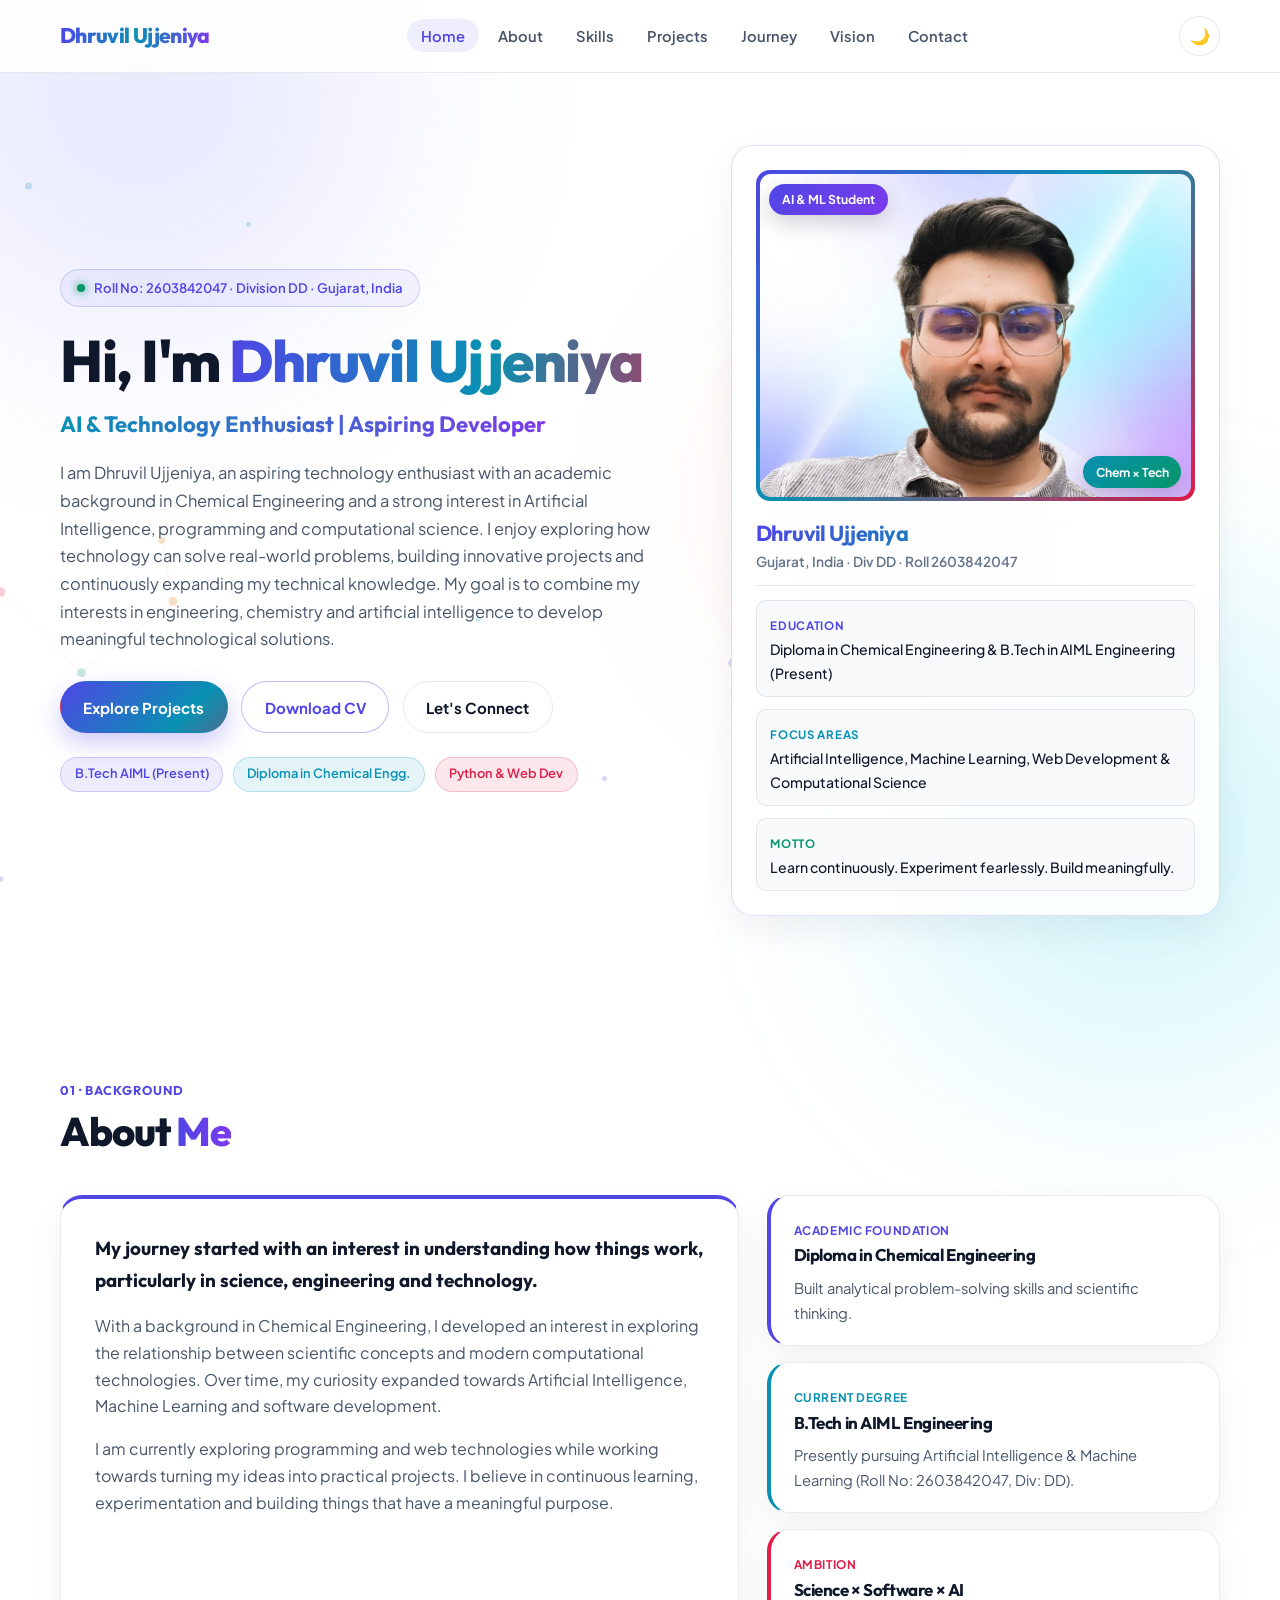
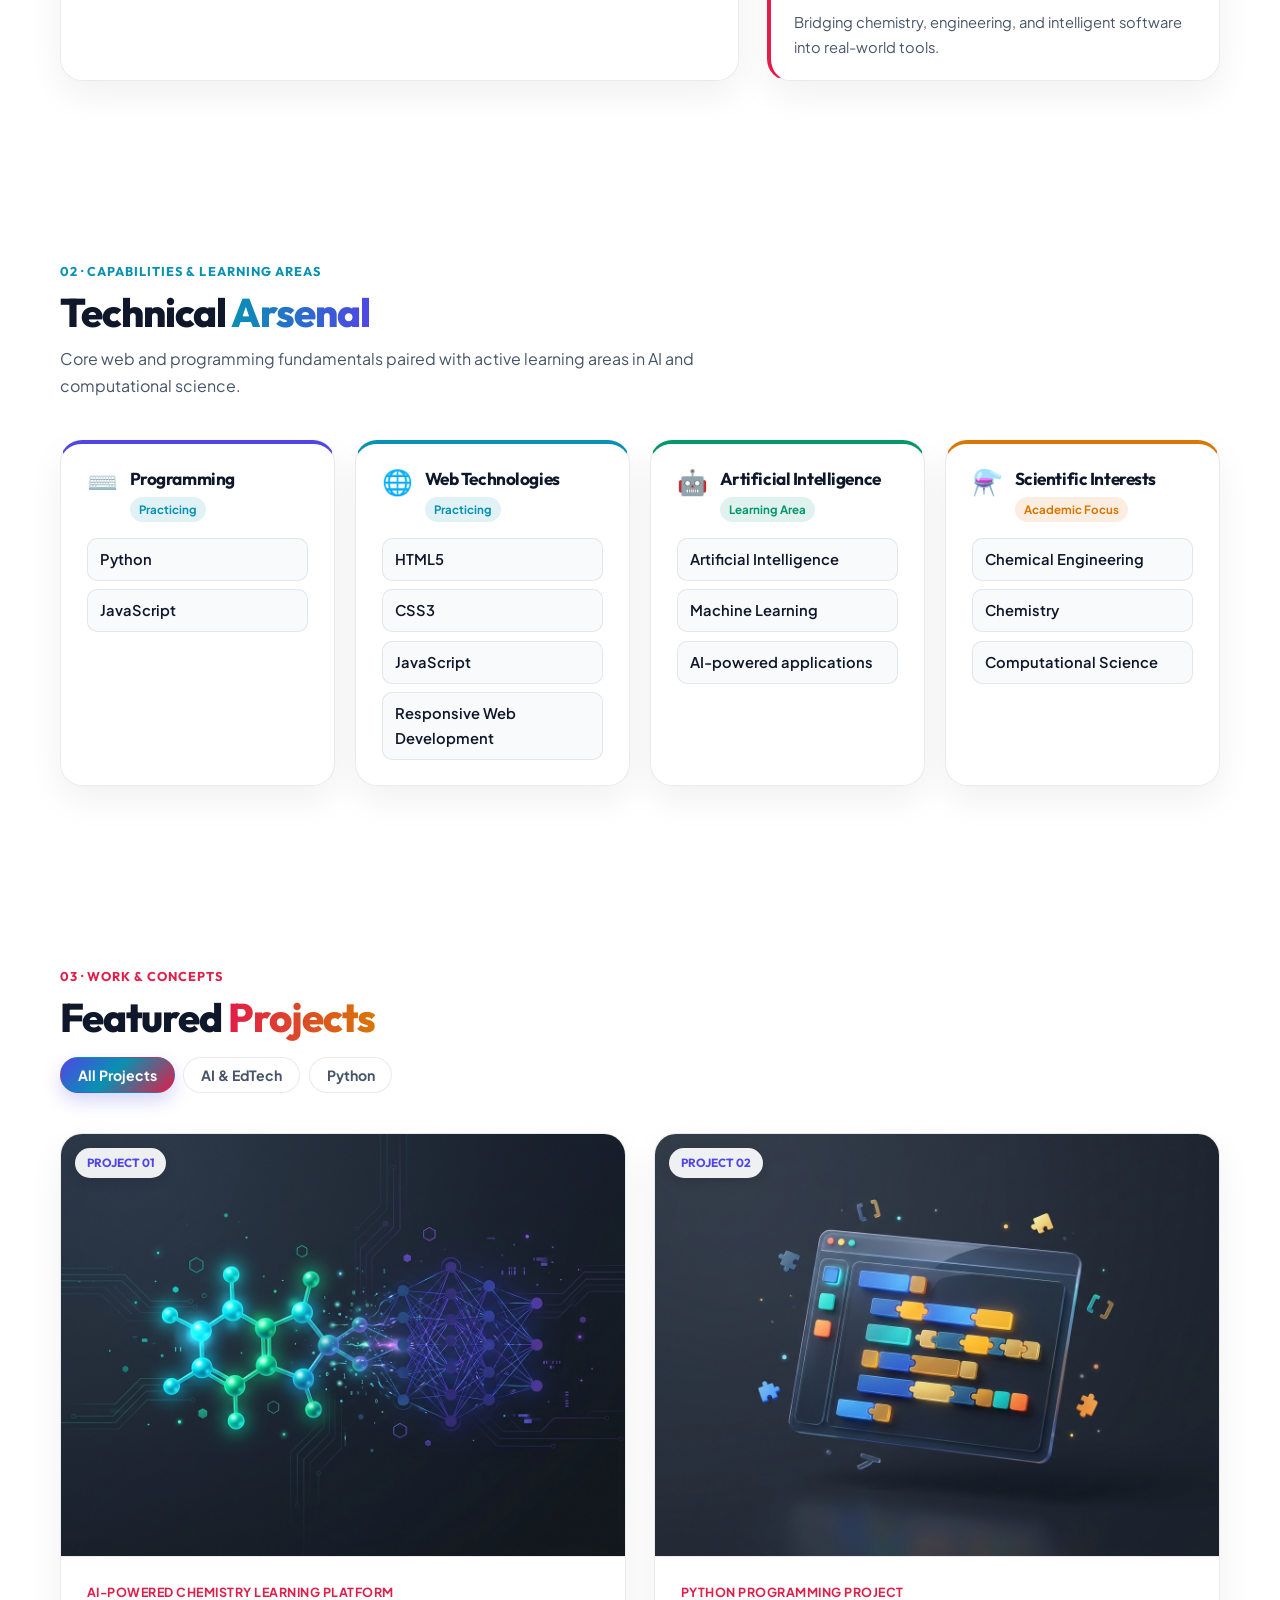
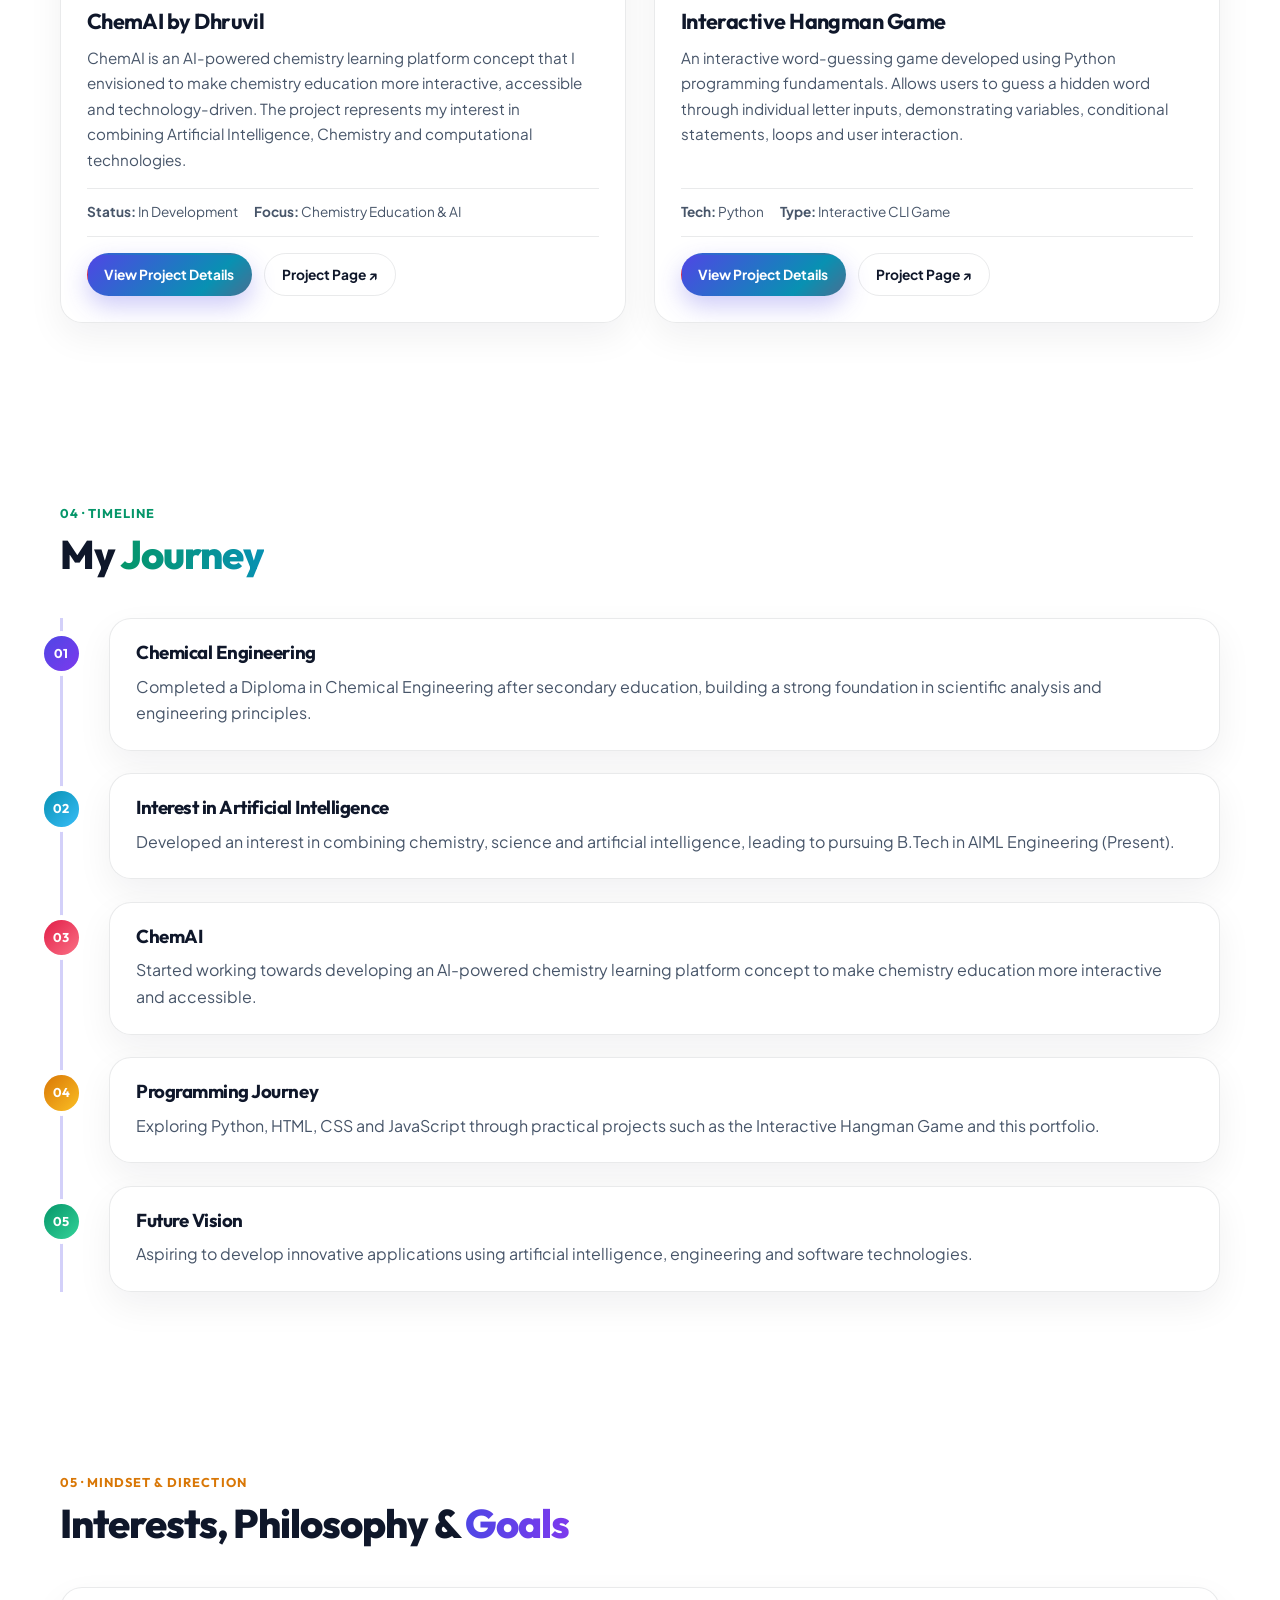
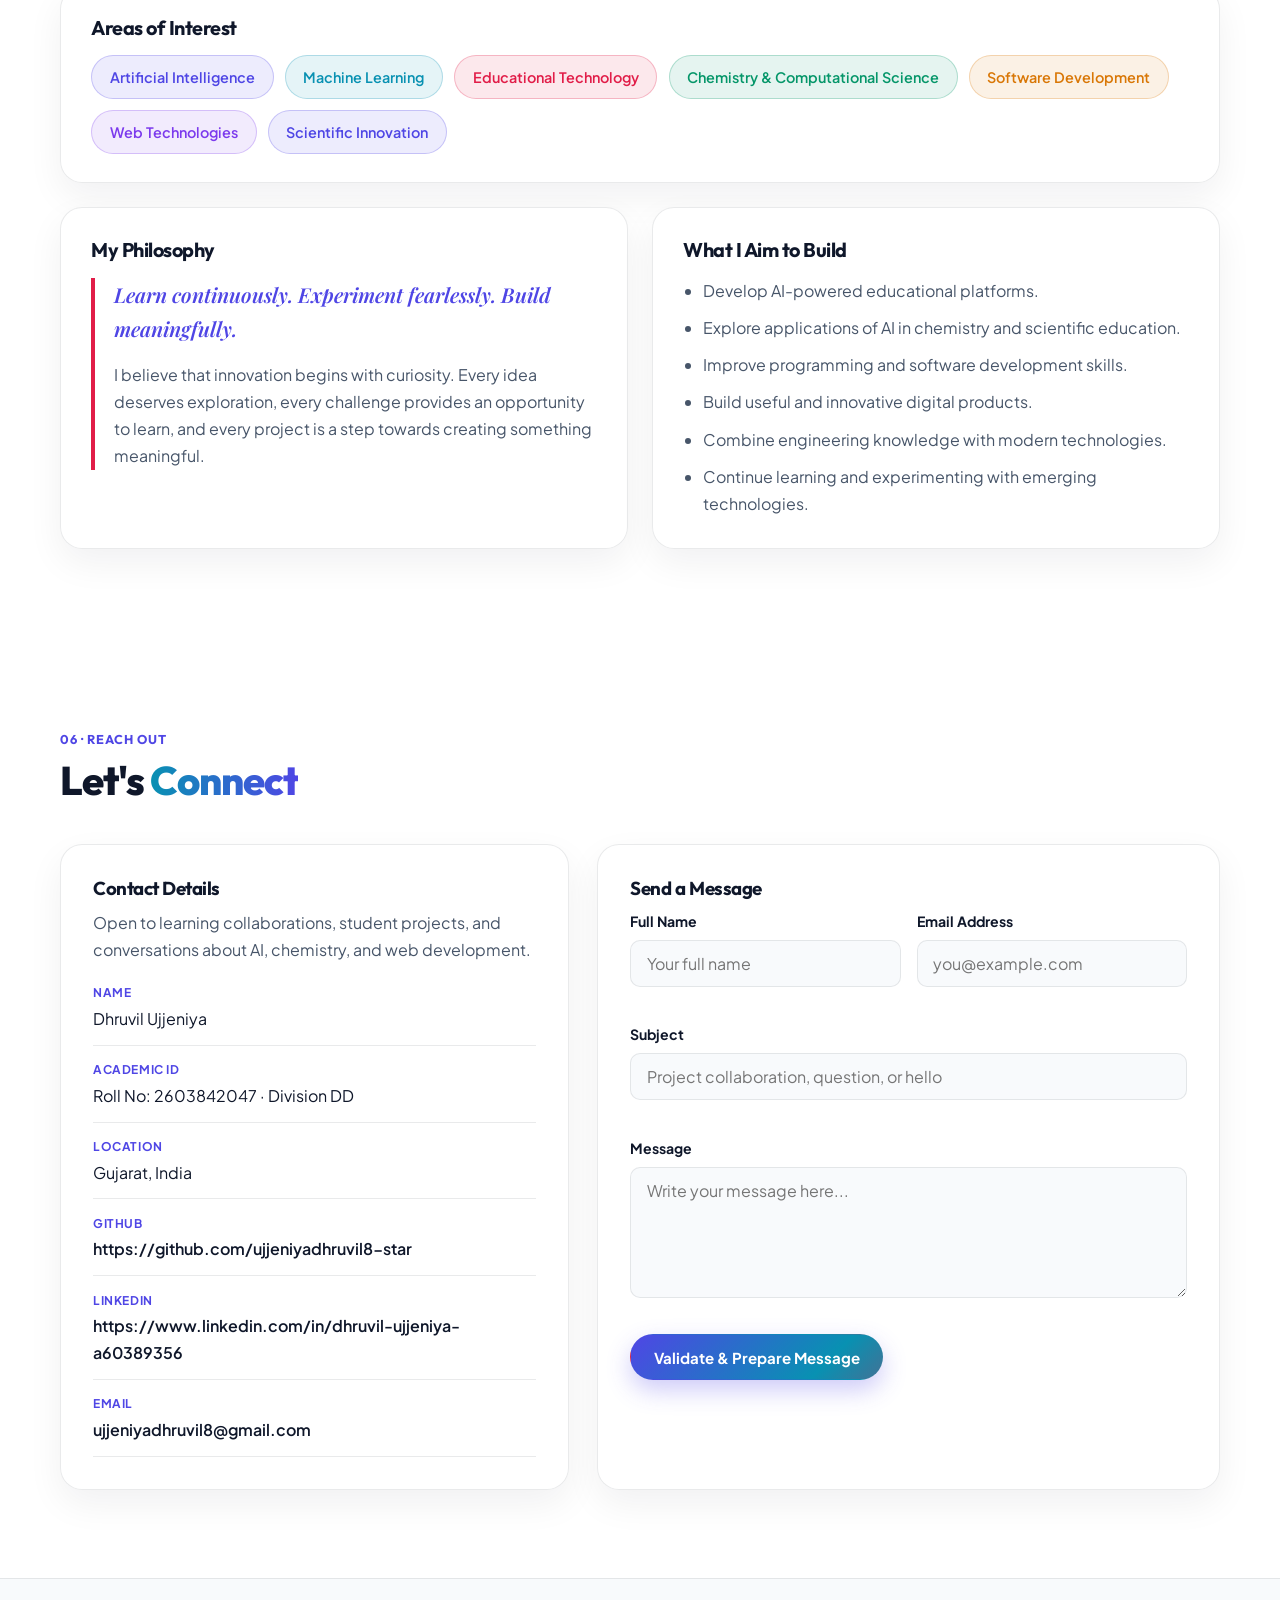
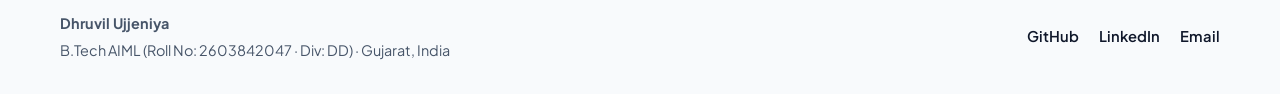
<file: Dhruvil_Portfolio/index.html>
<!DOCTYPE html>
<html lang="en" data-theme="light">
<head>
  <meta charset="UTF-8" />
  <meta name="viewport" content="width=device-width, initial-scale=1.0" />
  <meta name="description" content="Personal Portfolio of Dhruvil Ujjeniya — AI & Technology Enthusiast, Aspiring Developer, Chemical Engineering Diploma holder & B.Tech AIML student." />
  <title>Dhruvil Ujjeniya | AI &amp; Technology Portfolio</title>
  <link rel="preconnect" href="https://fonts.googleapis.com" />
  <link rel="preconnect" href="https://fonts.gstatic.com" crossorigin />
  <link href="https://fonts.googleapis.com/css2?family=Outfit:wght@500;600;700;800&family=Playfair+Display:ital,wght@0,600;1,600&family=Plus+Jakarta+Sans:wght@400;500;600;700&display=swap" rel="stylesheet" />
  <link rel="stylesheet" href="style.css" />
</head>
<body>
  <a class="skip-link" href="#main-content">Skip to main content</a>

  <!-- White-Theme Dynamic Background -->
  <canvas id="bg-canvas" aria-hidden="true"></canvas>
  <div class="ambient-glow ambient-glow--indigo" aria-hidden="true"></div>
  <div class="ambient-glow ambient-glow--cyan" aria-hidden="true"></div>
  <div class="ambient-glow ambient-glow--rose" aria-hidden="true"></div>

  <!-- Header & Navigation (Name Only, No Code Logo) -->
  <header id="site-header">
    <nav id="navbar" class="container nav-container" aria-label="Primary Navigation">
      <a href="#home" class="brand-logo">
        <span class="brand-name gradient-text-brand">Dhruvil Ujjeniya</span>
      </a>

      <ul class="nav-links" id="nav-links">
        <li><a href="#home" class="nav-link active" data-section="home">Home</a></li>
        <li><a href="#about" class="nav-link" data-section="about">About</a></li>
        <li><a href="#skills" class="nav-link" data-section="skills">Skills</a></li>
        <li><a href="#projects" class="nav-link" data-section="projects">Projects</a></li>
        <li><a href="#journey" class="nav-link" data-section="journey">Journey</a></li>
        <li><a href="#interests" class="nav-link" data-section="interests">Vision</a></li>
        <li><a href="#contact" class="nav-link" data-section="contact">Contact</a></li>
      </ul>

      <div class="nav-actions">
        <button id="theme-toggle" class="icon-btn" type="button" aria-label="Toggle light or dark theme" title="Toggle theme">
          <span class="theme-icon theme-icon--sun" aria-hidden="true">☀️</span>
          <span class="theme-icon theme-icon--moon" aria-hidden="true">🌙</span>
        </button>
        <button id="menu-toggle" class="icon-btn menu-toggle" type="button" aria-label="Open navigation menu" aria-expanded="false" aria-controls="nav-links">
          <span class="hamburger-line"></span>
          <span class="hamburger-line"></span>
          <span class="hamburger-line"></span>
        </button>
      </div>
    </nav>
  </header>

  <main id="main-content">
    <!-- Hero / Home Section -->
    <section id="home" class="hero-section">
      <div class="container hero-grid">
        <div class="hero-content reveal">
          <div class="status-pill">
            <span class="status-dot" aria-hidden="true"></span>
            <span data-bind="metaLine">Roll No: 2603842047 · Division DD · Gujarat, India</span>
          </div>

          <h1 class="hero-title">
            Hi, I'm <span class="gradient-text-animated" data-bind="fullName">Dhruvil Ujjeniya</span>
          </h1>

          <p class="hero-subtitle">
            <span class="subtitle-accent" data-bind="title">AI &amp; Technology Enthusiast | Aspiring Developer</span>
          </p>

          <p class="hero-intro" data-bind="intro">
            I am Dhruvil Ujjeniya, an aspiring technology enthusiast with an academic background in Chemical Engineering and a strong interest in Artificial Intelligence, programming and computational science. I enjoy exploring how technology can solve real-world problems, building innovative projects and continuously expanding my technical knowledge. My goal is to combine my interests in engineering, chemistry and artificial intelligence to develop meaningful technological solutions.
          </p>

          <div class="hero-cta">
            <a href="#projects" class="btn btn-primary">Explore Projects</a>
            <button id="download-cv-btn" type="button" class="btn btn-secondary">Download CV</button>
            <a href="#contact" class="btn btn-ghost">Let's Connect</a>
          </div>

          <div class="hero-tags" aria-label="Core focus areas">
            <span class="mini-tag mini-tag--indigo">B.Tech AIML (Present)</span>
            <span class="mini-tag mini-tag--cyan">Diploma in Chemical Engg.</span>
            <span class="mini-tag mini-tag--rose">Python &amp; Web Dev</span>
          </div>
        </div>

        <!-- Stylish Regular-Text Profile & Portrait Card -->
        <aside class="hero-visual reveal" aria-label="Profile overview">
          <div class="profile-card glass-card">
            <div class="profile-portrait-wrap">
              <img src="images/dhruvil-portrait.jpg" alt="Portrait of Dhruvil Ujjeniya" class="profile-portrait" width="896" height="1200" />
              <span class="floating-badge floating-badge--top">AI &amp; ML Student</span>
              <span class="floating-badge floating-badge--bottom">Chem × Tech</span>
            </div>

            <div class="profile-details">
              <div class="profile-head">
                <h2 class="profile-name">Dhruvil Ujjeniya</h2>
                <p class="profile-role">Gujarat, India · Div DD · Roll 2603842047</p>
              </div>

              <div class="profile-info-grid">
                <div class="profile-info-item">
                  <span class="info-label info-label--indigo">Education</span>
                  <p class="info-value">Diploma in Chemical Engineering &amp; B.Tech in AIML Engineering (Present)</p>
                </div>
                <div class="profile-info-item">
                  <span class="info-label info-label--cyan">Focus Areas</span>
                  <p class="info-value">Artificial Intelligence, Machine Learning, Web Development &amp; Computational Science</p>
                </div>
                <div class="profile-info-item">
                  <span class="info-label info-label--emerald">Motto</span>
                  <p class="info-value">Learn continuously. Experiment fearlessly. Build meaningfully.</p>
                </div>
              </div>
            </div>
          </div>
        </aside>
      </div>
    </section>

    <!-- About Me Section -->
    <section id="about" class="section">
      <div class="container">
        <div class="section-header reveal">
          <span class="section-kicker kicker--indigo">01 · BACKGROUND</span>
          <h2 class="section-title">About <span class="text-gradient-indigo">Me</span></h2>
        </div>

        <div class="about-grid">
          <div class="about-card glass-card reveal">
            <p class="about-lead">
              My journey started with an interest in understanding how things work, particularly in science, engineering and technology.
            </p>
            <p>
              With a background in Chemical Engineering, I developed an interest in exploring the relationship between scientific concepts and modern computational technologies. Over time, my curiosity expanded towards Artificial Intelligence, Machine Learning and software development.
            </p>
            <p>
              I am currently exploring programming and web technologies while working towards turning my ideas into practical projects. I believe in continuous learning, experimentation and building things that have a meaningful purpose.
            </p>
          </div>

          <div class="about-highlights reveal">
            <div class="highlight-item glass-card highlight--indigo">
              <span class="highlight-label label--indigo">Academic Foundation</span>
              <h3>Diploma in Chemical Engineering</h3>
              <p>Built analytical problem-solving skills and scientific thinking.</p>
            </div>
            <div class="highlight-item glass-card highlight--cyan">
              <span class="highlight-label label--cyan">Current Degree</span>
              <h3>B.Tech in AIML Engineering</h3>
              <p>Presently pursuing Artificial Intelligence &amp; Machine Learning (Roll No: 2603842047, Div: DD).</p>
            </div>
            <div class="highlight-item glass-card highlight--rose">
              <span class="highlight-label label--rose">Ambition</span>
              <h3>Science × Software × AI</h3>
              <p>Bridging chemistry, engineering, and intelligent software into real-world tools.</p>
            </div>
          </div>
        </div>
      </div>
    </section>

    <!-- Technical Arsenal / Skills Section -->
    <section id="skills" class="section">
      <div class="container">
        <div class="section-header reveal">
          <span class="section-kicker kicker--cyan">02 · CAPABILITIES &amp; LEARNING AREAS</span>
          <h2 class="section-title">Technical <span class="text-gradient-cyan">Arsenal</span></h2>
          <p class="section-desc">Core web and programming fundamentals paired with active learning areas in AI and computational science.</p>
        </div>

        <div class="skills-grid" id="skills-grid">
          <article class="skill-card glass-card reveal" data-accent="indigo">
            <div class="skill-card-head">
              <span class="skill-icon" aria-hidden="true">⌨️</span>
              <div>
                <h3>Programming</h3>
                <span class="skill-badge skill-badge--active">Practicing</span>
              </div>
            </div>
            <ul class="skill-list">
              <li>Python</li>
              <li>JavaScript</li>
            </ul>
          </article>

          <article class="skill-card glass-card reveal" data-accent="cyan">
            <div class="skill-card-head">
              <span class="skill-icon" aria-hidden="true">🌐</span>
              <div>
                <h3>Web Technologies</h3>
                <span class="skill-badge skill-badge--active">Practicing</span>
              </div>
            </div>
            <ul class="skill-list">
              <li>HTML5</li>
              <li>CSS3</li>
              <li>JavaScript</li>
              <li>Responsive Web Development</li>
            </ul>
          </article>

          <article class="skill-card glass-card reveal" data-accent="emerald">
            <div class="skill-card-head">
              <span class="skill-icon" aria-hidden="true">🤖</span>
              <div>
                <h3>Artificial Intelligence</h3>
                <span class="skill-badge skill-badge--learning">Learning Area</span>
              </div>
            </div>
            <ul class="skill-list">
              <li>Artificial Intelligence</li>
              <li>Machine Learning</li>
              <li>AI-powered applications</li>
            </ul>
          </article>

          <article class="skill-card glass-card reveal" data-accent="amber">
            <div class="skill-card-head">
              <span class="skill-icon" aria-hidden="true">⚗️</span>
              <div>
                <h3>Scientific Interests</h3>
                <span class="skill-badge skill-badge--domain">Academic Focus</span>
              </div>
            </div>
            <ul class="skill-list">
              <li>Chemical Engineering</li>
              <li>Chemistry</li>
              <li>Computational Science</li>
            </ul>
          </article>
        </div>
      </div>
    </section>

    <!-- Featured Projects Section -->
    <section id="projects" class="section">
      <div class="container">
        <div class="section-header reveal">
          <span class="section-kicker kicker--rose">03 · WORK &amp; CONCEPTS</span>
          <h2 class="section-title">Featured <span class="text-gradient-rose">Projects</span></h2>
          <div class="project-filters" role="group" aria-label="Filter projects by category">
            <button type="button" class="filter-btn active" data-filter="all">All Projects</button>
            <button type="button" class="filter-btn" data-filter="ai-edtech">AI &amp; EdTech</button>
            <button type="button" class="filter-btn" data-filter="python">Python</button>
          </div>
        </div>

        <div class="projects-grid" id="projects-grid">
          <!-- Project 01 -->
          <article class="project-card glass-card reveal" data-category="ai-edtech" data-project-id="chemai">
            <div class="project-media">
              <img src="images/chemai-preview.jpg" alt="Abstract illustration of a glowing chemical molecule connected to an AI neural network representing ChemAI" loading="lazy" width="1200" height="896" />
              <span class="project-num">PROJECT 01</span>
            </div>
            <div class="project-body">
              <span class="project-category">AI-powered Chemistry Learning Platform</span>
              <h3 class="project-title">ChemAI by Dhruvil</h3>
              <p class="project-desc">
                ChemAI is an AI-powered chemistry learning platform concept that I envisioned to make chemistry education more interactive, accessible and technology-driven. The project represents my interest in combining Artificial Intelligence, Chemistry and computational technologies.
              </p>
              <div class="project-meta">
                <span><strong>Status:</strong> In Development</span>
                <span><strong>Focus:</strong> Chemistry Education &amp; AI</span>
              </div>
              <div class="project-actions">
                <button type="button" class="btn btn-primary btn-sm view-project-btn" data-project-id="chemai">View Project Details</button>
                <a href="projects/chemai.html" class="btn btn-ghost btn-sm project-ext-link" data-project-link="chemai">Project Page ↗</a>
              </div>
            </div>
          </article>

          <!-- Project 02 -->
          <article class="project-card glass-card reveal" data-category="python" data-project-id="hangman">
            <div class="project-media">
              <img src="images/hangman-preview.jpg" alt="Minimalist code editor window with colorful Python-inspired blocks representing Interactive Hangman Game" loading="lazy" width="1200" height="896" />
              <span class="project-num">PROJECT 02</span>
            </div>
            <div class="project-body">
              <span class="project-category">Python Programming Project</span>
              <h3 class="project-title">Interactive Hangman Game</h3>
              <p class="project-desc">
                An interactive word-guessing game developed using Python programming fundamentals. Allows users to guess a hidden word through individual letter inputs, demonstrating variables, conditional statements, loops and user interaction.
              </p>
              <div class="project-meta">
                <span><strong>Tech:</strong> Python</span>
                <span><strong>Type:</strong> Interactive CLI Game</span>
              </div>
              <div class="project-actions">
                <button type="button" class="btn btn-primary btn-sm view-project-btn" data-project-id="hangman">View Project Details</button>
                <a href="projects/hangman.html" class="btn btn-ghost btn-sm project-ext-link" data-project-link="hangman">Project Page ↗</a>
              </div>
            </div>
          </article>
        </div>
      </div>
    </section>

    <!-- Educational Journey Section -->
    <section id="journey" class="section">
      <div class="container">
        <div class="section-header reveal">
          <span class="section-kicker kicker--emerald">04 · TIMELINE</span>
          <h2 class="section-title">My <span class="text-gradient-emerald">Journey</span></h2>
        </div>

        <ol class="timeline">
          <li class="timeline-item reveal">
            <div class="timeline-marker marker--indigo" aria-hidden="true">01</div>
            <div class="timeline-content glass-card">
              <h3>Chemical Engineering</h3>
              <p>Completed a Diploma in Chemical Engineering after secondary education, building a strong foundation in scientific analysis and engineering principles.</p>
            </div>
          </li>
          <li class="timeline-item reveal">
            <div class="timeline-marker marker--cyan" aria-hidden="true">02</div>
            <div class="timeline-content glass-card">
              <h3>Interest in Artificial Intelligence</h3>
              <p>Developed an interest in combining chemistry, science and artificial intelligence, leading to pursuing B.Tech in AIML Engineering (Present).</p>
            </div>
          </li>
          <li class="timeline-item reveal">
            <div class="timeline-marker marker--rose" aria-hidden="true">03</div>
            <div class="timeline-content glass-card">
              <h3>ChemAI</h3>
              <p>Started working towards developing an AI-powered chemistry learning platform concept to make chemistry education more interactive and accessible.</p>
            </div>
          </li>
          <li class="timeline-item reveal">
            <div class="timeline-marker marker--amber" aria-hidden="true">04</div>
            <div class="timeline-content glass-card">
              <h3>Programming Journey</h3>
              <p>Exploring Python, HTML, CSS and JavaScript through practical projects such as the Interactive Hangman Game and this portfolio.</p>
            </div>
          </li>
          <li class="timeline-item reveal">
            <div class="timeline-marker marker--emerald" aria-hidden="true">05</div>
            <div class="timeline-content glass-card">
              <h3>Future Vision</h3>
              <p>Aspiring to develop innovative applications using artificial intelligence, engineering and software technologies.</p>
            </div>
          </li>
        </ol>
      </div>
    </section>

    <!-- Interests, Philosophy & Future Goals -->
    <section id="interests" class="section">
      <div class="container">
        <div class="section-header reveal">
          <span class="section-kicker kicker--amber">05 · MINDSET &amp; DIRECTION</span>
          <h2 class="section-title">Interests, Philosophy &amp; <span class="text-gradient-indigo">Goals</span></h2>
        </div>

        <div class="interests-wrap glass-card reveal">
          <h3 class="subsection-title">Areas of Interest</h3>
          <div class="interest-pills">
            <span class="interest-pill pill--indigo">Artificial Intelligence</span>
            <span class="interest-pill pill--cyan">Machine Learning</span>
            <span class="interest-pill pill--rose">Educational Technology</span>
            <span class="interest-pill pill--emerald">Chemistry &amp; Computational Science</span>
            <span class="interest-pill pill--amber">Software Development</span>
            <span class="interest-pill pill--violet">Web Technologies</span>
            <span class="interest-pill pill--indigo">Scientific Innovation</span>
          </div>
        </div>

        <div class="vision-grid">
          <article class="philosophy-card glass-card reveal">
            <h3 class="subsection-title">My Philosophy</h3>
            <blockquote class="philosophy-quote">
              <p class="philosophy-mantra">Learn continuously. Experiment fearlessly. Build meaningfully.</p>
              <p>
                I believe that innovation begins with curiosity. Every idea deserves exploration, every challenge provides an opportunity to learn, and every project is a step towards creating something meaningful.
              </p>
            </blockquote>
          </article>

          <article class="goals-card glass-card reveal">
            <h3 class="subsection-title">What I Aim to Build</h3>
            <ul class="goals-list">
              <li>Develop AI-powered educational platforms.</li>
              <li>Explore applications of AI in chemistry and scientific education.</li>
              <li>Improve programming and software development skills.</li>
              <li>Build useful and innovative digital products.</li>
              <li>Combine engineering knowledge with modern technologies.</li>
              <li>Continue learning and experimenting with emerging technologies.</li>
            </ul>
          </article>
        </div>
      </div>
    </section>

    <!-- Contact Section -->
    <section id="contact" class="section">
      <div class="container">
        <div class="section-header reveal">
          <span class="section-kicker kicker--indigo">06 · REACH OUT</span>
          <h2 class="section-title">Let's <span class="text-gradient-cyan">Connect</span></h2>
        </div>

        <div class="contact-grid">
          <div class="contact-info glass-card reveal">
            <h3>Contact Details</h3>
            <p class="contact-lead">Open to learning collaborations, student projects, and conversations about AI, chemistry, and web development.</p>

            <ul class="contact-list">
              <li>
                <span class="contact-label">Name</span>
                <span class="contact-val" data-bind="fullName">Dhruvil Ujjeniya</span>
              </li>
              <li>
                <span class="contact-label">Academic ID</span>
                <span class="contact-val">Roll No: 2603842047 · Division DD</span>
              </li>
              <li>
                <span class="contact-label">Location</span>
                <span class="contact-val">Gujarat, India</span>
              </li>
              <li>
                <span class="contact-label">GitHub</span>
                <a id="github-link" class="contact-link" href="https://github.com/ujjeniyadhruvil8-star" target="_blank" rel="noopener noreferrer" data-social="github">https://github.com/ujjeniyadhruvil8-star</a>
              </li>
              <li>
                <span class="contact-label">LinkedIn</span>
                <a id="linkedin-link" class="contact-link" href="https://www.linkedin.com/in/dhruvil-ujjeniya-a60389356" target="_blank" rel="noopener noreferrer" data-social="linkedin">linkedin.com/in/dhruvil-ujjeniya-a60389356</a>
              </li>
              <li>
                <span class="contact-label">Email</span>
                <a id="email-link" class="contact-link" href="mailto:ujjeniyadhruvil8@gmail.com" data-social="email">ujjeniyadhruvil8@gmail.com</a>
              </li>
            </ul>
          </div>

          <form id="contact-form" class="contact-form glass-card reveal" novalidate>
            <h3>Send a Message</h3>
            <div class="form-row">
              <div class="form-group">
                <label for="full-name">Full Name</label>
                <input type="text" id="full-name" name="fullName" placeholder="Your full name" required autocomplete="name" />
                <span class="field-error" id="error-full-name" aria-live="polite"></span>
              </div>
              <div class="form-group">
                <label for="email-address">Email Address</label>
                <input type="email" id="email-address" name="email" placeholder="you@example.com" required autocomplete="email" />
                <span class="field-error" id="error-email-address" aria-live="polite"></span>
              </div>
            </div>

            <div class="form-group">
              <label for="subject">Subject</label>
              <input type="text" id="subject" name="subject" placeholder="Project collaboration, question, or hello" required />
              <span class="field-error" id="error-subject" aria-live="polite"></span>
            </div>

            <div class="form-group">
              <label for="message">Message</label>
              <textarea id="message" name="message" rows="5" placeholder="Write your message here..." required></textarea>
              <span class="field-error" id="error-message" aria-live="polite"></span>
            </div>

            <div class="form-actions">
              <button type="submit" class="btn btn-primary">Validate &amp; Prepare Message</button>
            </div>
            <div id="form-status" class="form-status" role="status" aria-live="polite"></div>
          </form>
        </div>
      </div>
    </section>
  </main>

  <!-- Footer -->
  <footer id="site-footer">
    <div class="container footer-inner">
      <div class="footer-brand">
        <strong>Dhruvil Ujjeniya</strong>
        <span>B.Tech AIML (Roll No: 2603842047 · Div: DD) · Gujarat, India</span>
      </div>
      <nav class="footer-social" aria-label="Social media navigation">
        <a href="#contact" data-social="github">GitHub</a>
        <a href="#contact" data-social="linkedin">LinkedIn</a>
        <a href="#contact" data-social="email">Email</a>
      </nav>
    </div>
  </footer>

  <!-- Back to Top Button -->
  <button id="back-to-top" type="button" aria-label="Back to top" title="Back to top">↑</button>

  <!-- Project Detail Modal -->
  <div id="project-modal" class="modal" role="dialog" aria-modal="true" aria-labelledby="modal-title" hidden>
    <div class="modal-backdrop" id="modal-backdrop"></div>
    <div class="modal-dialog glass-card">
      <button type="button" id="modal-close" class="modal-close" aria-label="Close project details">✕</button>
      <span class="section-kicker" id="modal-category"></span>
      <h2 id="modal-title"></h2>
      <p id="modal-description"></p>
      <div id="modal-details" class="modal-details"></div>
      <div id="modal-features-wrap" class="modal-features-wrap" hidden>
        <h4>Key Features</h4>
        <ul id="modal-features"></ul>
      </div>
      <div class="modal-footer">
        <a id="modal-repo-link" href="#projects" class="btn btn-primary btn-sm">Open Project Page ↗</a>
        <button type="button" id="modal-done-btn" class="btn btn-ghost btn-sm">Close</button>
      </div>
    </div>
  </div>

  <!-- Toast Notification -->
  <div id="toast" class="toast" role="status" aria-live="polite" hidden></div>

  <script src="script.js"></script>
</body>
</html>
</file>
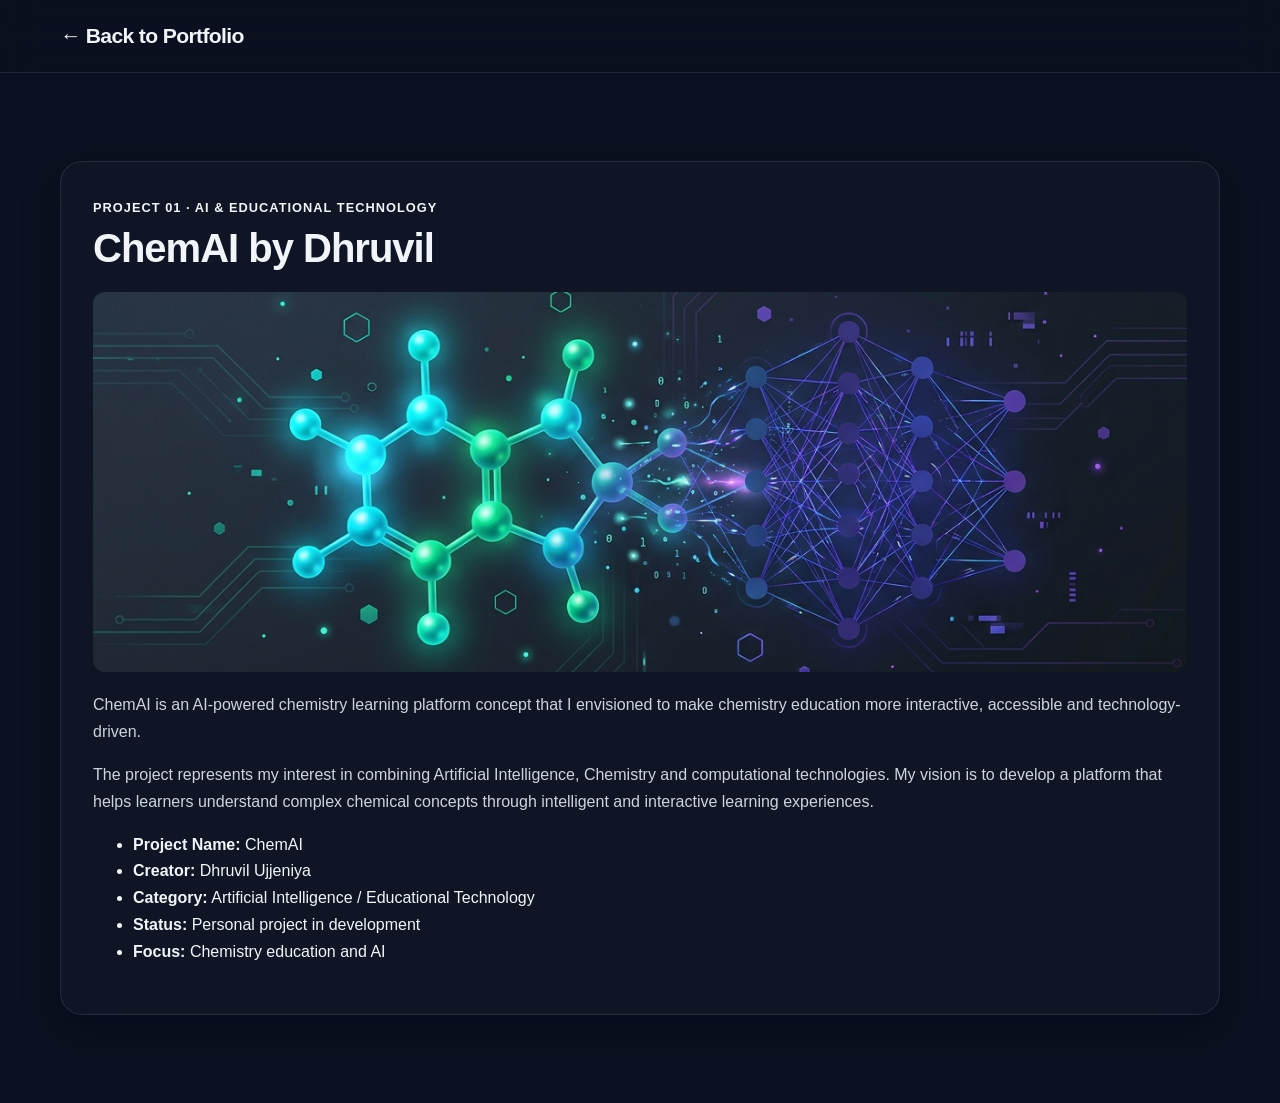
<file: Dhruvil_Portfolio/projects/chemai.html>
<!DOCTYPE html>
<html lang="en" data-theme="dark">
<head>
  <meta charset="UTF-8" />
  <meta name="viewport" content="width=device-width, initial-scale=1.0" />
  <title>ChemAI by Dhruvil — Project Details</title>
  <link rel="stylesheet" href="../style.css" />
</head>
<body>
  <header id="site-header">
    <nav class="container nav-container" aria-label="Project Navigation">
      <a href="../index.html" class="brand-logo">&larr; Back to Portfolio</a>
    </nav>
  </header>
  <main class="section">
    <div class="container">
      <div class="glass-card" style="padding: 2rem;">
        <span class="section-kicker">PROJECT 01 · AI &amp; EDUCATIONAL TECHNOLOGY</span>
        <h1 class="section-title">ChemAI by Dhruvil</h1>
        <img src="../images/chemai-preview.jpg" alt="ChemAI molecular and neural network illustration" style="border-radius: 12px; margin: 1.25rem 0; max-height: 380px; width: 100%; object-fit: cover;" />
        <p>ChemAI is an AI-powered chemistry learning platform concept that I envisioned to make chemistry education more interactive, accessible and technology-driven.</p>
        <p>The project represents my interest in combining Artificial Intelligence, Chemistry and computational technologies. My vision is to develop a platform that helps learners understand complex chemical concepts through intelligent and interactive learning experiences.</p>
        <ul>
          <li><strong>Project Name:</strong> ChemAI</li>
          <li><strong>Creator:</strong> Dhruvil Ujjeniya</li>
          <li><strong>Category:</strong> Artificial Intelligence / Educational Technology</li>
          <li><strong>Status:</strong> Personal project in development</li>
          <li><strong>Focus:</strong> Chemistry education and AI</li>
        </ul>
      </div>
    </div>
  </main>
</body>
</html>
</file>
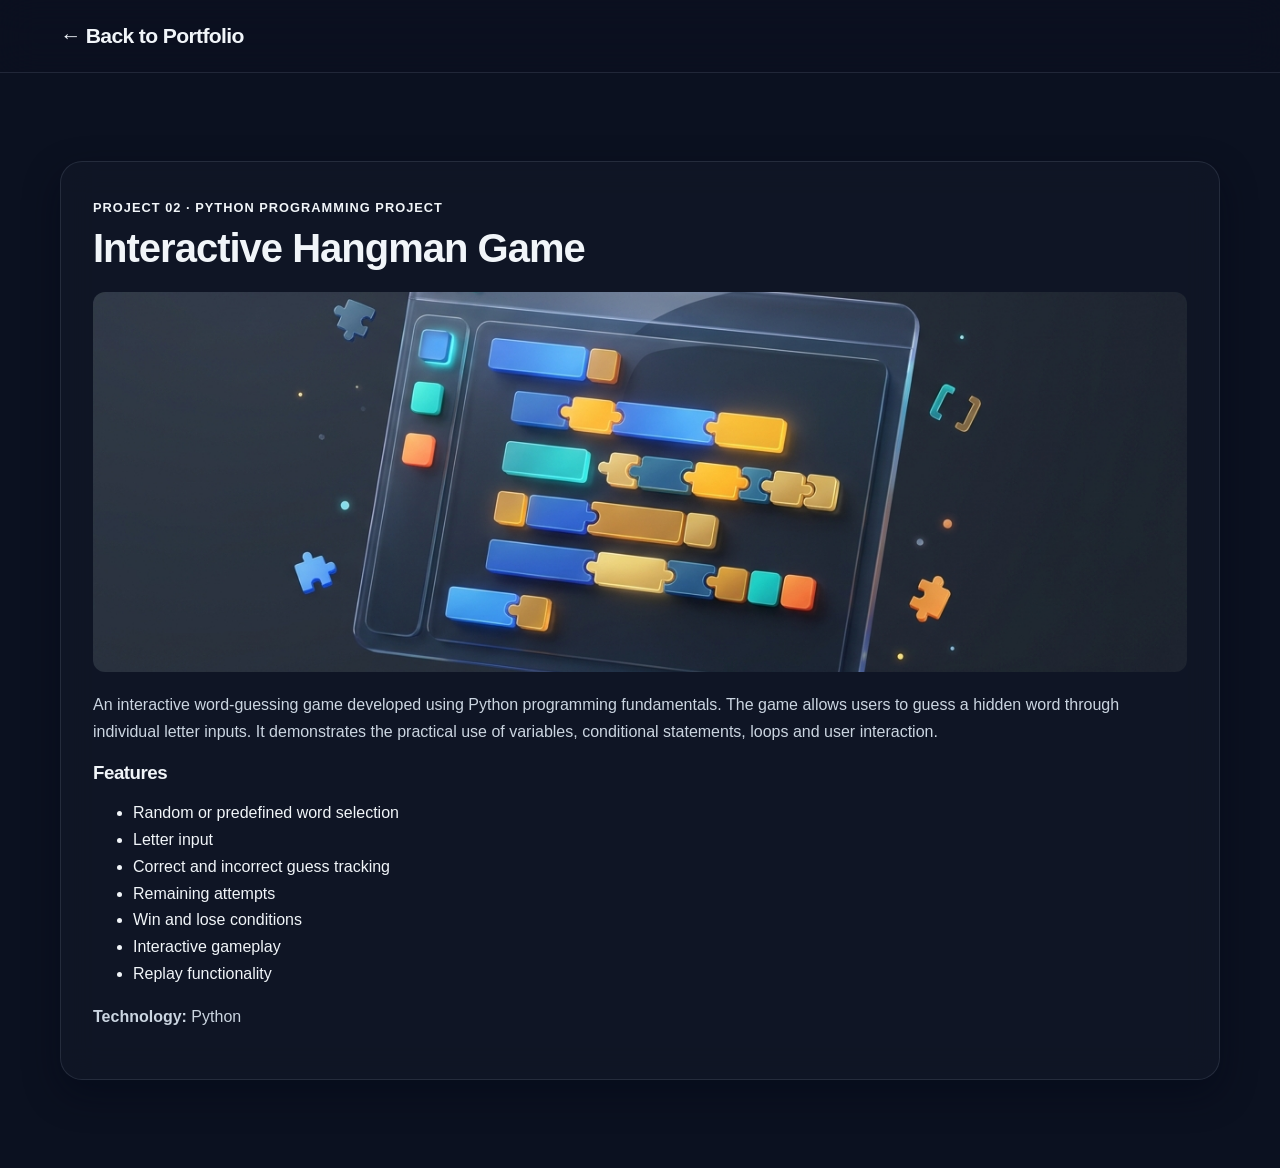
<file: Dhruvil_Portfolio/projects/hangman.html>
<!DOCTYPE html>
<html lang="en" data-theme="dark">
<head>
  <meta charset="UTF-8" />
  <meta name="viewport" content="width=device-width, initial-scale=1.0" />
  <title>Interactive Hangman Game — Project Details</title>
  <link rel="stylesheet" href="../style.css" />
</head>
<body>
  <header id="site-header">
    <nav class="container nav-container" aria-label="Project Navigation">
      <a href="../index.html" class="brand-logo">&larr; Back to Portfolio</a>
    </nav>
  </header>
  <main class="section">
    <div class="container">
      <div class="glass-card" style="padding: 2rem;">
        <span class="section-kicker">PROJECT 02 · PYTHON PROGRAMMING PROJECT</span>
        <h1 class="section-title">Interactive Hangman Game</h1>
        <img src="../images/hangman-preview.jpg" alt="Interactive Hangman Game Python code editor illustration" style="border-radius: 12px; margin: 1.25rem 0; max-height: 380px; width: 100%; object-fit: cover;" />
        <p>An interactive word-guessing game developed using Python programming fundamentals. The game allows users to guess a hidden word through individual letter inputs. It demonstrates the practical use of variables, conditional statements, loops and user interaction.</p>
        <h3>Features</h3>
        <ul>
          <li>Random or predefined word selection</li>
          <li>Letter input</li>
          <li>Correct and incorrect guess tracking</li>
          <li>Remaining attempts</li>
          <li>Win and lose conditions</li>
          <li>Interactive gameplay</li>
          <li>Replay functionality</li>
        </ul>
        <p><strong>Technology:</strong> Python</p>
      </div>
    </div>
  </main>
</body>
</html>
</file>
<file: Dhruvil_Portfolio/style.css>
/* ==========================================================================
   Personal Portfolio — Dhruvil Ujjeniya
   Vibrant White-Background Editorial UI with Animated Layouts & Theme Toggle
   ========================================================================== */

:root {
  --bg-primary: #ffffff;
  --bg-secondary: #f8fafc;
  --surface: rgba(255, 255, 255, 0.88);
  --surface-hover: #ffffff;
  --border: rgba(15, 23, 42, 0.09);
  --border-strong: rgba(79, 70, 229, 0.35);
  --text-primary: #0f172a;
  --text-secondary: #475569;
  --text-muted: #64748b;

  --accent-indigo: #4f46e5;
  --accent-violet: #7c3aed;
  --accent-cyan: #0891b2;
  --accent-emerald: #059669;
  --accent-rose: #e11d48;
  --accent-amber: #d97706;

  --gradient-main: linear-gradient(135deg, #4f46e5 0%, #0891b2 45%, #e11d48 100%);
  --gradient-brand: linear-gradient(90deg, #4f46e5, #0891b2, #7c3aed);
  --shadow-card: 0 14px 36px rgba(15, 23, 42, 0.06);
  --shadow-hover: 0 20px 44px rgba(79, 70, 229, 0.14);
  --radius-lg: 22px;
  --radius-md: 14px;
  --radius-sm: 10px;
  --font-display: 'Outfit', -apple-system, BlinkMacSystemFont, sans-serif;
  --font-sans: 'Plus Jakarta Sans', -apple-system, BlinkMacSystemFont, 'Segoe UI', sans-serif;
  --font-serif: 'Playfair Display', Georgia, serif;
  --transition: 0.28s cubic-bezier(0.22, 1, 0.36, 1);
}

[data-theme="dark"] {
  --bg-primary: #0b1120;
  --bg-secondary: #111827;
  --surface: rgba(17, 24, 39, 0.78);
  --surface-hover: rgba(30, 41, 59, 0.92);
  --border: rgba(148, 163, 184, 0.16);
  --border-strong: rgba(99, 102, 241, 0.45);
  --text-primary: #f1f5f9;
  --text-secondary: #cbd5e1;
  --text-muted: #94a3b8;
  --shadow-card: 0 14px 36px rgba(2, 6, 23, 0.45);
  --shadow-hover: 0 20px 44px rgba(56, 189, 248, 0.18);
}

/* Element Selectors */
*,
*::before,
*::after {
  box-sizing: border-box;
}

html {
  scroll-behavior: smooth;
  font-size: 16px;
}

body {
  margin: 0;
  font-family: var(--font-sans);
  background-color: var(--bg-primary);
  color: var(--text-primary);
  line-height: 1.68;
  overflow-x: hidden;
  transition: background-color var(--transition), color var(--transition);
}

h1, h2, h3, h4 {
  font-family: var(--font-display);
  margin: 0 0 0.65rem;
  line-height: 1.18;
  letter-spacing: -0.025em;
}

p {
  margin: 0 0 1rem;
  color: var(--text-secondary);
}

a {
  color: inherit;
  text-decoration: none;
}

img {
  max-width: 100%;
  height: auto;
  display: block;
}

button,
input,
textarea {
  font-family: inherit;
  font-size: 1rem;
}

:focus-visible {
  outline: 2px solid var(--accent-indigo);
  outline-offset: 3px;
}

/* Skip Link */
.skip-link {
  position: absolute;
  left: -9999px;
  top: 0.75rem;
  z-index: 1000;
  padding: 0.65rem 1.1rem;
  background: var(--accent-indigo);
  color: #ffffff;
  border-radius: var(--radius-sm);
  font-weight: 600;
}

.skip-link:focus {
  left: 1rem;
}

/* Background Dynamics */
#bg-canvas {
  position: fixed;
  inset: 0;
  width: 100%;
  height: 100%;
  z-index: -2;
  pointer-events: none;
}

.ambient-glow {
  position: fixed;
  width: 38vw;
  height: 38vw;
  border-radius: 50%;
  filter: blur(110px);
  opacity: 0.18;
  z-index: -1;
  pointer-events: none;
  animation: orbFloat 14s ease-in-out infinite alternate;
}

.ambient-glow--indigo {
  top: -12vw;
  left: -8vw;
  background: #818cf8;
}

.ambient-glow--cyan {
  bottom: -14vw;
  right: -8vw;
  background: #22d3ee;
  animation-delay: -5s;
}

.ambient-glow--rose {
  top: 38vh;
  right: 18vw;
  width: 24vw;
  height: 24vw;
  background: #fb7185;
  opacity: 0.12;
  animation-delay: -9s;
}

@keyframes orbFloat {
  0% { transform: translate(0, 0) scale(1); }
  100% { transform: translate(28px, -24px) scale(1.08); }
}

/* Layout Helpers */
.container {
  width: min(1160px, 92%);
  margin-inline: auto;
}

.section {
  padding: 5.5rem 0;
  scroll-margin-top: 4.5rem;
}

.glass-card {
  background: var(--surface);
  border: 1px solid var(--border);
  border-radius: var(--radius-lg);
  backdrop-filter: blur(16px);
  -webkit-backdrop-filter: blur(16px);
  box-shadow: var(--shadow-card);
  transition: transform var(--transition), border-color var(--transition), box-shadow var(--transition), background-color var(--transition);
}

/* Header & Navigation */
#site-header {
  position: sticky;
  top: 0;
  z-index: 100;
  background: rgba(255, 255, 255, 0.86);
  backdrop-filter: blur(18px);
  -webkit-backdrop-filter: blur(18px);
  border-bottom: 1px solid var(--border);
  transition: background-color var(--transition);
}

[data-theme="dark"] #site-header {
  background: rgba(11, 17, 32, 0.82);
}

.nav-container {
  display: flex;
  align-items: center;
  justify-content: space-between;
  min-height: 4.5rem;
  gap: 1rem;
}

.brand-logo {
  display: inline-flex;
  align-items: center;
  font-family: var(--font-display);
  font-weight: 800;
  font-size: 1.32rem;
  letter-spacing: -0.03em;
}

.gradient-text-brand {
  background: var(--gradient-brand);
  -webkit-background-clip: text;
  background-clip: text;
  color: transparent;
}

.nav-links {
  display: flex;
  align-items: center;
  list-style: none;
  margin: 0;
  padding: 0;
  gap: 0.3rem;
}

.nav-link {
  position: relative;
  padding: 0.48rem 0.88rem;
  border-radius: 999px;
  font-size: 0.92rem;
  font-weight: 600;
  color: var(--text-secondary);
  transition: color var(--transition), background-color var(--transition), transform var(--transition);
}

.nav-link:hover,
.nav-link.active {
  color: var(--accent-indigo);
  background: rgba(79, 70, 229, 0.09);
}

[data-theme="dark"] .nav-link:hover,
[data-theme="dark"] .nav-link.active {
  color: #38bdf8;
  background: rgba(56, 189, 248, 0.14);
}

.nav-actions {
  display: flex;
  align-items: center;
  gap: 0.5rem;
}

.icon-btn {
  display: inline-flex;
  align-items: center;
  justify-content: center;
  width: 2.55rem;
  height: 2.55rem;
  border-radius: 50%;
  border: 1px solid var(--border);
  background: var(--surface);
  color: var(--text-primary);
  cursor: pointer;
  transition: transform var(--transition), border-color var(--transition), box-shadow var(--transition);
}

.icon-btn:hover {
  transform: translateY(-2px) rotate(8deg);
  border-color: var(--accent-indigo);
  box-shadow: var(--shadow-card);
}

[data-theme="light"] .theme-icon--sun { display: none; }
[data-theme="dark"] .theme-icon--moon { display: none; }

.menu-toggle {
  display: none;
  flex-direction: column;
  gap: 4px;
}

.hamburger-line {
  width: 18px;
  height: 2px;
  background: var(--text-primary);
  border-radius: 2px;
}

/* Hero Section */
.hero-section {
  padding: 4.5rem 0 4.5rem;
  scroll-margin-top: 4.5rem;
}

.hero-grid {
  display: grid;
  grid-template-columns: 1.12fr 0.88fr;
  align-items: center;
  gap: 3rem;
}

.status-pill {
  display: inline-flex;
  align-items: center;
  gap: 0.55rem;
  padding: 0.42rem 1rem;
  border-radius: 999px;
  border: 1px solid rgba(79, 70, 229, 0.22);
  background: rgba(79, 70, 229, 0.06);
  font-size: 0.82rem;
  font-weight: 600;
  color: var(--accent-indigo);
  margin-bottom: 1.25rem;
}

[data-theme="dark"] .status-pill {
  color: #a5b4fc;
  background: rgba(99, 102, 241, 0.14);
}

.status-dot {
  width: 8px;
  height: 8px;
  border-radius: 50%;
  background: var(--accent-emerald);
  box-shadow: 0 0 10px var(--accent-emerald);
  animation: pulseDot 2s infinite;
}

@keyframes pulseDot {
  0%, 100% { transform: scale(1); opacity: 1; }
  50% { transform: scale(1.4); opacity: 0.65; }
}

.hero-title {
  font-size: clamp(2.35rem, 4.6vw, 3.65rem);
  font-weight: 800;
}

.gradient-text-animated {
  background: linear-gradient(90deg, #4f46e5, #0891b2, #e11d48, #d97706, #4f46e5);
  background-size: 250% auto;
  -webkit-background-clip: text;
  background-clip: text;
  color: transparent;
  animation: textShimmer 7s linear infinite;
}

@keyframes textShimmer {
  to { background-position: 250% center; }
}

.hero-subtitle {
  font-family: var(--font-display);
  font-size: clamp(1.1rem, 1.9vw, 1.38rem);
  font-weight: 700;
  margin-bottom: 1rem;
}

.subtitle-accent {
  background: linear-gradient(90deg, #0891b2, #7c3aed);
  -webkit-background-clip: text;
  background-clip: text;
  color: transparent;
}

.hero-intro {
  font-size: 1.03rem;
  max-width: 58ch;
}

.hero-cta {
  display: flex;
  flex-wrap: wrap;
  gap: 0.85rem;
  margin: 1.75rem 0 1.45rem;
}

.hero-tags {
  display: flex;
  flex-wrap: wrap;
  gap: 0.6rem;
}

.mini-tag {
  font-size: 0.8rem;
  font-weight: 600;
  padding: 0.36rem 0.85rem;
  border-radius: 999px;
  transition: transform var(--transition);
}

.mini-tag:hover {
  transform: translateY(-2px);
}

.mini-tag--indigo {
  background: rgba(79, 70, 229, 0.1);
  color: var(--accent-indigo);
  border: 1px solid rgba(79, 70, 229, 0.22);
}

.mini-tag--cyan {
  background: rgba(8, 145, 178, 0.1);
  color: var(--accent-cyan);
  border: 1px solid rgba(8, 145, 178, 0.22);
}

.mini-tag--rose {
  background: rgba(225, 29, 72, 0.1);
  color: var(--accent-rose);
  border: 1px solid rgba(225, 29, 72, 0.22);
}

[data-theme="dark"] .mini-tag--indigo { color: #a5b4fc; }
[data-theme="dark"] .mini-tag--cyan { color: #67e8f9; }
[data-theme="dark"] .mini-tag--rose { color: #fda4af; }

/* Buttons */
.btn {
  display: inline-flex;
  align-items: center;
  justify-content: center;
  gap: 0.45rem;
  padding: 0.78rem 1.4rem;
  border-radius: 999px;
  font-weight: 700;
  font-size: 0.94rem;
  border: 1px solid transparent;
  cursor: pointer;
  transition: transform var(--transition), box-shadow var(--transition), background-color var(--transition), border-color var(--transition);
}

.btn:hover {
  transform: translateY(-3px);
}

.btn-primary {
  background: var(--gradient-main);
  background-size: 180% auto;
  color: #ffffff;
  box-shadow: 0 10px 24px rgba(79, 70, 229, 0.28);
}

.btn-primary:hover {
  background-position: right center;
  box-shadow: 0 14px 30px rgba(225, 29, 72, 0.28);
}

.btn-secondary {
  background: var(--surface);
  border-color: var(--border-strong);
  color: var(--accent-indigo);
}

[data-theme="dark"] .btn-secondary {
  color: #a5b4fc;
}

.btn-secondary:hover {
  border-color: var(--accent-cyan);
  box-shadow: var(--shadow-card);
}

.btn-ghost {
  background: transparent;
  border-color: var(--border);
  color: var(--text-primary);
}

.btn-ghost:hover {
  background: rgba(79, 70, 229, 0.06);
  border-color: var(--accent-indigo);
}

.btn-sm {
  padding: 0.55rem 1.05rem;
  font-size: 0.86rem;
}

/* Profile & Portrait Spotlight Card (Regular Text, No Code Card) */
.profile-card {
  padding: 1.5rem;
  display: flex;
  flex-direction: column;
  gap: 1.25rem;
  border: 1px solid rgba(79, 70, 229, 0.18);
  animation: floatCard 6s ease-in-out infinite;
}

.profile-card:hover {
  box-shadow: var(--shadow-hover);
  border-color: var(--accent-indigo);
}

@keyframes floatCard {
  0%, 100% { transform: translateY(0px); }
  50% { transform: translateY(-7px); }
}

.profile-portrait-wrap {
  position: relative;
  border-radius: var(--radius-md);
  overflow: hidden;
  padding: 4px;
  background: var(--gradient-main);
}

.profile-portrait {
  width: 100%;
  aspect-ratio: 4 / 3;
  object-fit: cover;
  object-position: center 20%;
  border-radius: calc(var(--radius-md) - 3px);
}

.floating-badge {
  position: absolute;
  padding: 0.35rem 0.8rem;
  border-radius: 999px;
  font-size: 0.76rem;
  font-weight: 700;
  color: #ffffff;
  box-shadow: 0 8px 20px rgba(15, 23, 42, 0.18);
}

.floating-badge--top {
  top: 0.85rem;
  left: 0.85rem;
  background: linear-gradient(135deg, #4f46e5, #7c3aed);
}

.floating-badge--bottom {
  bottom: 0.85rem;
  right: 0.85rem;
  background: linear-gradient(135deg, #0891b2, #059669);
}

.profile-head {
  border-bottom: 1px solid var(--border);
  padding-bottom: 0.75rem;
}

.profile-name {
  font-size: 1.35rem;
  margin-bottom: 0.2rem;
  background: var(--gradient-brand);
  -webkit-background-clip: text;
  background-clip: text;
  color: transparent;
}

.profile-role {
  margin: 0;
  font-size: 0.86rem;
  font-weight: 600;
  color: var(--text-muted);
}

.profile-info-grid {
  display: grid;
  gap: 0.75rem;
  margin-top: 0.85rem;
}

.profile-info-item {
  padding: 0.65rem 0.85rem;
  border-radius: var(--radius-sm);
  background: var(--bg-secondary);
  border: 1px solid var(--border);
}

.info-label {
  display: inline-block;
  font-size: 0.72rem;
  font-weight: 700;
  text-transform: uppercase;
  letter-spacing: 0.06em;
  margin-bottom: 0.15rem;
}

.info-label--indigo { color: var(--accent-indigo); }
.info-label--cyan { color: var(--accent-cyan); }
.info-label--emerald { color: var(--accent-emerald); }

.info-value {
  margin: 0;
  font-size: 0.88rem;
  font-weight: 500;
  color: var(--text-primary);
}

/* Colorful Section Headers */
.section-header {
  margin-bottom: 2.5rem;
}

.section-kicker {
  display: inline-block;
  font-family: var(--font-display);
  font-size: 0.8rem;
  font-weight: 700;
  letter-spacing: 0.08em;
  margin-bottom: 0.4rem;
}

.kicker--indigo { color: var(--accent-indigo); }
.kicker--cyan { color: var(--accent-cyan); }
.kicker--rose { color: var(--accent-rose); }
.kicker--emerald { color: var(--accent-emerald); }
.kicker--amber { color: var(--accent-amber); }

.section-title {
  font-size: clamp(1.85rem, 3.2vw, 2.5rem);
  font-weight: 800;
}

.text-gradient-indigo {
  background: linear-gradient(90deg, #4f46e5, #7c3aed);
  -webkit-background-clip: text;
  background-clip: text;
  color: transparent;
}

.text-gradient-cyan {
  background: linear-gradient(90deg, #0891b2, #4f46e5);
  -webkit-background-clip: text;
  background-clip: text;
  color: transparent;
}

.text-gradient-rose {
  background: linear-gradient(90deg, #e11d48, #d97706);
  -webkit-background-clip: text;
  background-clip: text;
  color: transparent;
}

.text-gradient-emerald {
  background: linear-gradient(90deg, #059669, #0891b2);
  -webkit-background-clip: text;
  background-clip: text;
  color: transparent;
}

.section-desc {
  max-width: 60ch;
}

/* About Section */
.about-grid {
  display: grid;
  grid-template-columns: 1.2fr 0.8fr;
  gap: 1.75rem;
}

.about-card {
  padding: 2.15rem;
  border-top: 4px solid var(--accent-indigo);
}

.about-lead {
  font-family: var(--font-display);
  font-size: 1.18rem;
  font-weight: 700;
  color: var(--text-primary);
}

.about-highlights {
  display: grid;
  gap: 1rem;
}

.highlight-item {
  padding: 1.25rem 1.4rem;
  border-left: 4px solid var(--accent-indigo);
}

.highlight--cyan { border-left-color: var(--accent-cyan); }
.highlight--rose { border-left-color: var(--accent-rose); }

.highlight-item:hover {
  transform: translateX(6px);
  box-shadow: var(--shadow-hover);
}

.highlight-label {
  display: inline-block;
  font-size: 0.74rem;
  font-weight: 700;
  text-transform: uppercase;
  letter-spacing: 0.05em;
  margin-bottom: 0.28rem;
}

.label--indigo { color: var(--accent-indigo); }
.label--cyan { color: var(--accent-cyan); }
.label--rose { color: var(--accent-rose); }

.highlight-item h3 {
  font-size: 1.06rem;
}

.highlight-item p {
  margin: 0;
  font-size: 0.92rem;
}

/* Skills Section */
.skills-grid {
  display: grid;
  grid-template-columns: repeat(4, minmax(0, 1fr));
  gap: 1.25rem;
}

.skill-card {
  padding: 1.6rem;
  border-top: 4px solid var(--accent-indigo);
}

.skill-card[data-accent="cyan"] { border-top-color: var(--accent-cyan); }
.skill-card[data-accent="emerald"] { border-top-color: var(--accent-emerald); }
.skill-card[data-accent="amber"] { border-top-color: var(--accent-amber); }

.skill-card:hover {
  transform: translateY(-6px);
  background: var(--surface-hover);
  box-shadow: var(--shadow-hover);
}

.skill-card-head {
  display: flex;
  align-items: flex-start;
  gap: 0.75rem;
  margin-bottom: 1rem;
}

.skill-icon {
  font-size: 1.55rem;
  line-height: 1;
}

.skill-card h3 {
  font-size: 1.08rem;
  margin-bottom: 0.3rem;
}

.skill-badge {
  display: inline-block;
  font-size: 0.72rem;
  font-weight: 700;
  padding: 0.18rem 0.58rem;
  border-radius: 999px;
}

.skill-badge--active {
  background: rgba(8, 145, 178, 0.12);
  color: var(--accent-cyan);
}

.skill-badge--learning {
  background: rgba(5, 150, 105, 0.12);
  color: var(--accent-emerald);
}

.skill-badge--domain {
  background: rgba(217, 119, 6, 0.12);
  color: var(--accent-amber);
}

.skill-list {
  list-style: none;
  margin: 0;
  padding: 0;
  display: grid;
  gap: 0.55rem;
}

.skill-list li {
  padding: 0.5rem 0.75rem;
  border-radius: var(--radius-sm);
  background: var(--bg-secondary);
  border: 1px solid var(--border);
  font-size: 0.92rem;
  font-weight: 600;
  transition: transform var(--transition), border-color var(--transition);
}

.skill-list li:hover {
  transform: translateX(4px);
  border-color: var(--accent-indigo);
}

/* Projects Section */
.project-filters {
  display: flex;
  flex-wrap: wrap;
  gap: 0.55rem;
  margin-top: 1rem;
}

.filter-btn {
  padding: 0.48rem 1.05rem;
  border-radius: 999px;
  border: 1px solid var(--border);
  background: var(--surface);
  color: var(--text-secondary);
  font-size: 0.88rem;
  font-weight: 700;
  cursor: pointer;
  transition: all var(--transition);
}

.filter-btn:hover,
.filter-btn.active {
  background: var(--gradient-main);
  border-color: transparent;
  color: #ffffff;
  box-shadow: 0 8px 18px rgba(79, 70, 229, 0.22);
}

.projects-grid {
  display: grid;
  grid-template-columns: repeat(2, minmax(0, 1fr));
  gap: 1.75rem;
}

.project-card {
  overflow: hidden;
  display: flex;
  flex-direction: column;
}

.project-card:hover {
  transform: translateY(-7px);
  border-color: var(--accent-indigo);
  box-shadow: var(--shadow-hover);
}

.project-card.is-hidden {
  display: none;
}

.project-media {
  position: relative;
  aspect-ratio: 4 / 3;
  overflow: hidden;
  border-bottom: 1px solid var(--border);
}

.project-media img {
  width: 100%;
  height: 100%;
  object-fit: cover;
  transition: transform 0.5s ease;
}

.project-card:hover .project-media img {
  transform: scale(1.05);
}

.project-num {
  position: absolute;
  top: 0.9rem;
  left: 0.9rem;
  font-family: var(--font-display);
  font-size: 0.74rem;
  font-weight: 700;
  padding: 0.3rem 0.75rem;
  border-radius: 999px;
  background: rgba(255, 255, 255, 0.92);
  color: var(--accent-indigo);
  box-shadow: 0 4px 12px rgba(15, 23, 42, 0.14);
}

.project-body {
  padding: 1.6rem;
  display: flex;
  flex-direction: column;
  flex: 1;
}

.project-category {
  font-size: 0.78rem;
  font-weight: 700;
  color: var(--accent-rose);
  text-transform: uppercase;
  letter-spacing: 0.04em;
  margin-bottom: 0.35rem;
}

.project-title {
  font-size: 1.35rem;
}

.project-desc {
  font-size: 0.95rem;
  flex: 1;
}

.project-meta {
  display: flex;
  flex-wrap: wrap;
  gap: 1rem;
  font-size: 0.85rem;
  color: var(--text-secondary);
  padding: 0.75rem 0;
  margin-bottom: 1rem;
  border-top: 1px solid var(--border);
  border-bottom: 1px solid var(--border);
}

.project-actions {
  display: flex;
  flex-wrap: wrap;
  gap: 0.75rem;
}

/* Timeline / Journey */
.timeline {
  list-style: none;
  margin: 0;
  padding: 0 0 0 1.4rem;
  border-left: 3px solid rgba(79, 70, 229, 0.25);
  display: grid;
  gap: 1.4rem;
}

.timeline-item {
  position: relative;
  padding-left: 1.5rem;
}

.timeline-marker {
  position: absolute;
  left: -2.6rem;
  top: 1.15rem;
  width: 2.2rem;
  height: 2.2rem;
  border-radius: 50%;
  color: #ffffff;
  font-family: var(--font-display);
  font-size: 0.8rem;
  font-weight: 700;
  display: flex;
  align-items: center;
  justify-content: center;
  box-shadow: 0 0 0 5px var(--bg-primary);
}

.marker--indigo { background: linear-gradient(135deg, #4f46e5, #7c3aed); }
.marker--cyan { background: linear-gradient(135deg, #0891b2, #38bdf8); }
.marker--rose { background: linear-gradient(135deg, #e11d48, #fb7185); }
.marker--amber { background: linear-gradient(135deg, #d97706, #fbbf24); }
.marker--emerald { background: linear-gradient(135deg, #059669, #34d399); }

.timeline-content {
  padding: 1.4rem 1.6rem;
}

.timeline-content:hover {
  transform: translateX(6px);
  border-color: var(--accent-indigo);
  box-shadow: var(--shadow-hover);
}

.timeline-content p {
  margin: 0;
}

/* Interests, Philosophy & Goals */
.interests-wrap {
  padding: 1.75rem 1.9rem;
  margin-bottom: 1.5rem;
}

.subsection-title {
  font-size: 1.24rem;
  margin-bottom: 1rem;
}

.interest-pills {
  display: flex;
  flex-wrap: wrap;
  gap: 0.7rem;
}

.interest-pill {
  padding: 0.55rem 1.1rem;
  border-radius: 999px;
  font-size: 0.9rem;
  font-weight: 600;
  transition: transform var(--transition), box-shadow var(--transition);
}

.interest-pill:hover {
  transform: translateY(-3px);
  box-shadow: var(--shadow-card);
}

.pill--indigo { background: rgba(79, 70, 229, 0.1); color: var(--accent-indigo); border: 1px solid rgba(79, 70, 229, 0.25); }
.pill--cyan { background: rgba(8, 145, 178, 0.1); color: var(--accent-cyan); border: 1px solid rgba(8, 145, 178, 0.25); }
.pill--rose { background: rgba(225, 29, 72, 0.1); color: var(--accent-rose); border: 1px solid rgba(225, 29, 72, 0.25); }
.pill--emerald { background: rgba(5, 150, 105, 0.1); color: var(--accent-emerald); border: 1px solid rgba(5, 150, 105, 0.25); }
.pill--amber { background: rgba(217, 119, 6, 0.1); color: var(--accent-amber); border: 1px solid rgba(217, 119, 6, 0.25); }
.pill--violet { background: rgba(124, 58, 237, 0.1); color: var(--accent-violet); border: 1px solid rgba(124, 58, 237, 0.25); }

[data-theme="dark"] .interest-pill { color: #e2e8f0; }

.vision-grid {
  display: grid;
  grid-template-columns: repeat(2, minmax(0, 1fr));
  gap: 1.5rem;
}

.philosophy-card,
.goals-card {
  padding: 1.9rem;
}

.philosophy-quote {
  margin: 0;
  padding-left: 1.15rem;
  border-left: 4px solid var(--accent-rose);
}

.philosophy-mantra {
  font-family: var(--font-serif);
  font-style: italic;
  font-size: 1.28rem;
  font-weight: 600;
  color: var(--accent-indigo);
}

[data-theme="dark"] .philosophy-mantra {
  color: #a5b4fc;
}

.goals-list {
  margin: 0;
  padding-left: 1.25rem;
  display: grid;
  gap: 0.65rem;
  color: var(--text-secondary);
}

/* Contact Section */
.contact-grid {
  display: grid;
  grid-template-columns: 0.9fr 1.1fr;
  gap: 1.75rem;
}

.contact-info,
.contact-form {
  padding: 2rem;
}

.contact-list {
  list-style: none;
  margin: 1.25rem 0 0;
  padding: 0;
  display: grid;
  gap: 0.9rem;
}

.contact-list li {
  display: flex;
  flex-direction: column;
  gap: 0.15rem;
  padding-bottom: 0.75rem;
  border-bottom: 1px solid var(--border);
}

.contact-label {
  font-size: 0.75rem;
  font-weight: 700;
  text-transform: uppercase;
  letter-spacing: 0.05em;
  color: var(--accent-indigo);
}

.contact-link {
  color: var(--text-primary);
  font-weight: 600;
  word-break: break-word;
}

.contact-link:hover {
  color: var(--accent-rose);
  text-decoration: underline;
}

.form-row {
  display: grid;
  grid-template-columns: repeat(2, minmax(0, 1fr));
  gap: 1rem;
}

.form-group {
  display: flex;
  flex-direction: column;
  gap: 0.4rem;
  margin-bottom: 1rem;
}

.form-group label {
  font-size: 0.88rem;
  font-weight: 700;
}

.form-group input,
.form-group textarea {
  width: 100%;
  padding: 0.75rem 0.95rem;
  border-radius: var(--radius-sm);
  border: 1px solid var(--border);
  background: var(--bg-secondary);
  color: var(--text-primary);
  transition: border-color var(--transition), box-shadow var(--transition);
}

.form-group input:focus,
.form-group textarea:focus {
  outline: none;
  border-color: var(--accent-indigo);
  box-shadow: 0 0 0 3px rgba(79, 70, 229, 0.12);
}

.form-group input.is-invalid,
.form-group textarea.is-invalid {
  border-color: var(--accent-rose);
}

.field-error {
  font-size: 0.8rem;
  color: var(--accent-rose);
  min-height: 1.1em;
}

.form-status {
  margin-top: 0.85rem;
  font-size: 0.9rem;
  border-radius: var(--radius-sm);
}

.form-status.is-success {
  padding: 0.85rem 1rem;
  background: rgba(5, 150, 105, 0.12);
  border: 1px solid rgba(5, 150, 105, 0.35);
  color: var(--accent-emerald);
}

.form-status.is-error {
  padding: 0.85rem 1rem;
  background: rgba(225, 29, 72, 0.12);
  border: 1px solid rgba(225, 29, 72, 0.35);
  color: var(--accent-rose);
}

/* Footer */
#site-footer {
  border-top: 1px solid var(--border);
  padding: 2rem 0;
  background: var(--bg-secondary);
}

.footer-inner {
  display: flex;
  flex-wrap: wrap;
  align-items: center;
  justify-content: space-between;
  gap: 1rem;
}

.footer-brand {
  display: flex;
  flex-direction: column;
  gap: 0.2rem;
  font-size: 0.9rem;
  color: var(--text-secondary);
}

.footer-social {
  display: flex;
  gap: 1.25rem;
  font-size: 0.92rem;
  font-weight: 600;
}

.footer-social a:hover {
  color: var(--accent-indigo);
}

/* Back to Top */
#back-to-top {
  position: fixed;
  right: 1.5rem;
  bottom: 1.5rem;
  width: 2.95rem;
  height: 2.95rem;
  border-radius: 50%;
  border: none;
  background: var(--gradient-main);
  color: #ffffff;
  font-size: 1.2rem;
  font-weight: 700;
  cursor: pointer;
  opacity: 0;
  visibility: hidden;
  transform: translateY(10px);
  box-shadow: 0 10px 25px rgba(79, 70, 229, 0.3);
  transition: opacity var(--transition), transform var(--transition), visibility var(--transition);
  z-index: 90;
}

#back-to-top.is-visible {
  opacity: 1;
  visibility: visible;
  transform: translateY(0);
}

/* Modal */
.modal {
  position: fixed;
  inset: 0;
  z-index: 200;
  display: flex;
  align-items: center;
  justify-content: center;
  padding: 1.25rem;
}

.modal[hidden] {
  display: none;
}

.modal-backdrop {
  position: absolute;
  inset: 0;
  background: rgba(15, 23, 42, 0.58);
  backdrop-filter: blur(6px);
}

.modal-dialog {
  position: relative;
  width: min(620px, 100%);
  max-height: 88vh;
  overflow-y: auto;
  padding: 2rem;
  z-index: 1;
}

.modal-close {
  position: absolute;
  top: 1rem;
  right: 1rem;
  width: 2.2rem;
  height: 2.2rem;
  border-radius: 50%;
  border: 1px solid var(--border);
  background: var(--bg-secondary);
  color: var(--text-primary);
  cursor: pointer;
}

.modal-details {
  display: grid;
  grid-template-columns: repeat(2, minmax(0, 1fr));
  gap: 0.75rem;
  margin: 1rem 0;
  padding: 1rem;
  border-radius: var(--radius-md);
  background: var(--bg-secondary);
  font-size: 0.9rem;
}

.modal-features-wrap ul {
  margin: 0.5rem 0 1.25rem;
  padding-left: 1.25rem;
  color: var(--text-secondary);
}

.modal-footer {
  display: flex;
  justify-content: flex-end;
  gap: 0.75rem;
  margin-top: 1rem;
}

/* Toast */
.toast {
  position: fixed;
  bottom: 1.5rem;
  left: 50%;
  transform: translateX(-50%);
  padding: 0.85rem 1.3rem;
  border-radius: var(--radius-md);
  background: #0f172a;
  color: #ffffff;
  border: 1px solid var(--accent-indigo);
  box-shadow: 0 12px 30px rgba(15, 23, 42, 0.35);
  z-index: 250;
  font-size: 0.9rem;
  max-width: min(92vw, 480px);
  text-align: center;
}

/* Scroll Reveal Animations */
.reveal {
  opacity: 0;
  transform: translateY(24px) scale(0.98);
  transition: opacity 0.65s cubic-bezier(0.22, 1, 0.36, 1), transform 0.65s cubic-bezier(0.22, 1, 0.36, 1);
}

.reveal.is-visible {
  opacity: 1;
  transform: translateY(0) scale(1);
}

/* Responsive Media Queries */
@media (max-width: 960px) {
  .hero-grid,
  .about-grid,
  .vision-grid,
  .contact-grid,
  .projects-grid {
    grid-template-columns: 1fr;
  }

  .skills-grid {
    grid-template-columns: repeat(2, minmax(0, 1fr));
  }
}

@media (max-width: 720px) {
  .menu-toggle {
    display: inline-flex;
  }

  .nav-links {
    position: absolute;
    top: 4.5rem;
    left: 0;
    right: 0;
    flex-direction: column;
    align-items: stretch;
    padding: 1rem 4%;
    background: var(--bg-primary);
    border-bottom: 1px solid var(--border);
    display: none;
  }

  .nav-links.is-open {
    display: flex;
  }

  .skills-grid,
  .form-row,
  .modal-details {
    grid-template-columns: 1fr;
  }
}

/* Reduced Motion Support */
@media (prefers-reduced-motion: reduce) {
  html {
    scroll-behavior: auto;
  }

  *,
  *::before,
  *::after {
    animation-duration: 0.01ms !important;
    animation-iteration-count: 1 !important;
    transition-duration: 0.01ms !important;
  }

  .reveal {
    opacity: 1;
    transform: none;
  }
}
</file>
